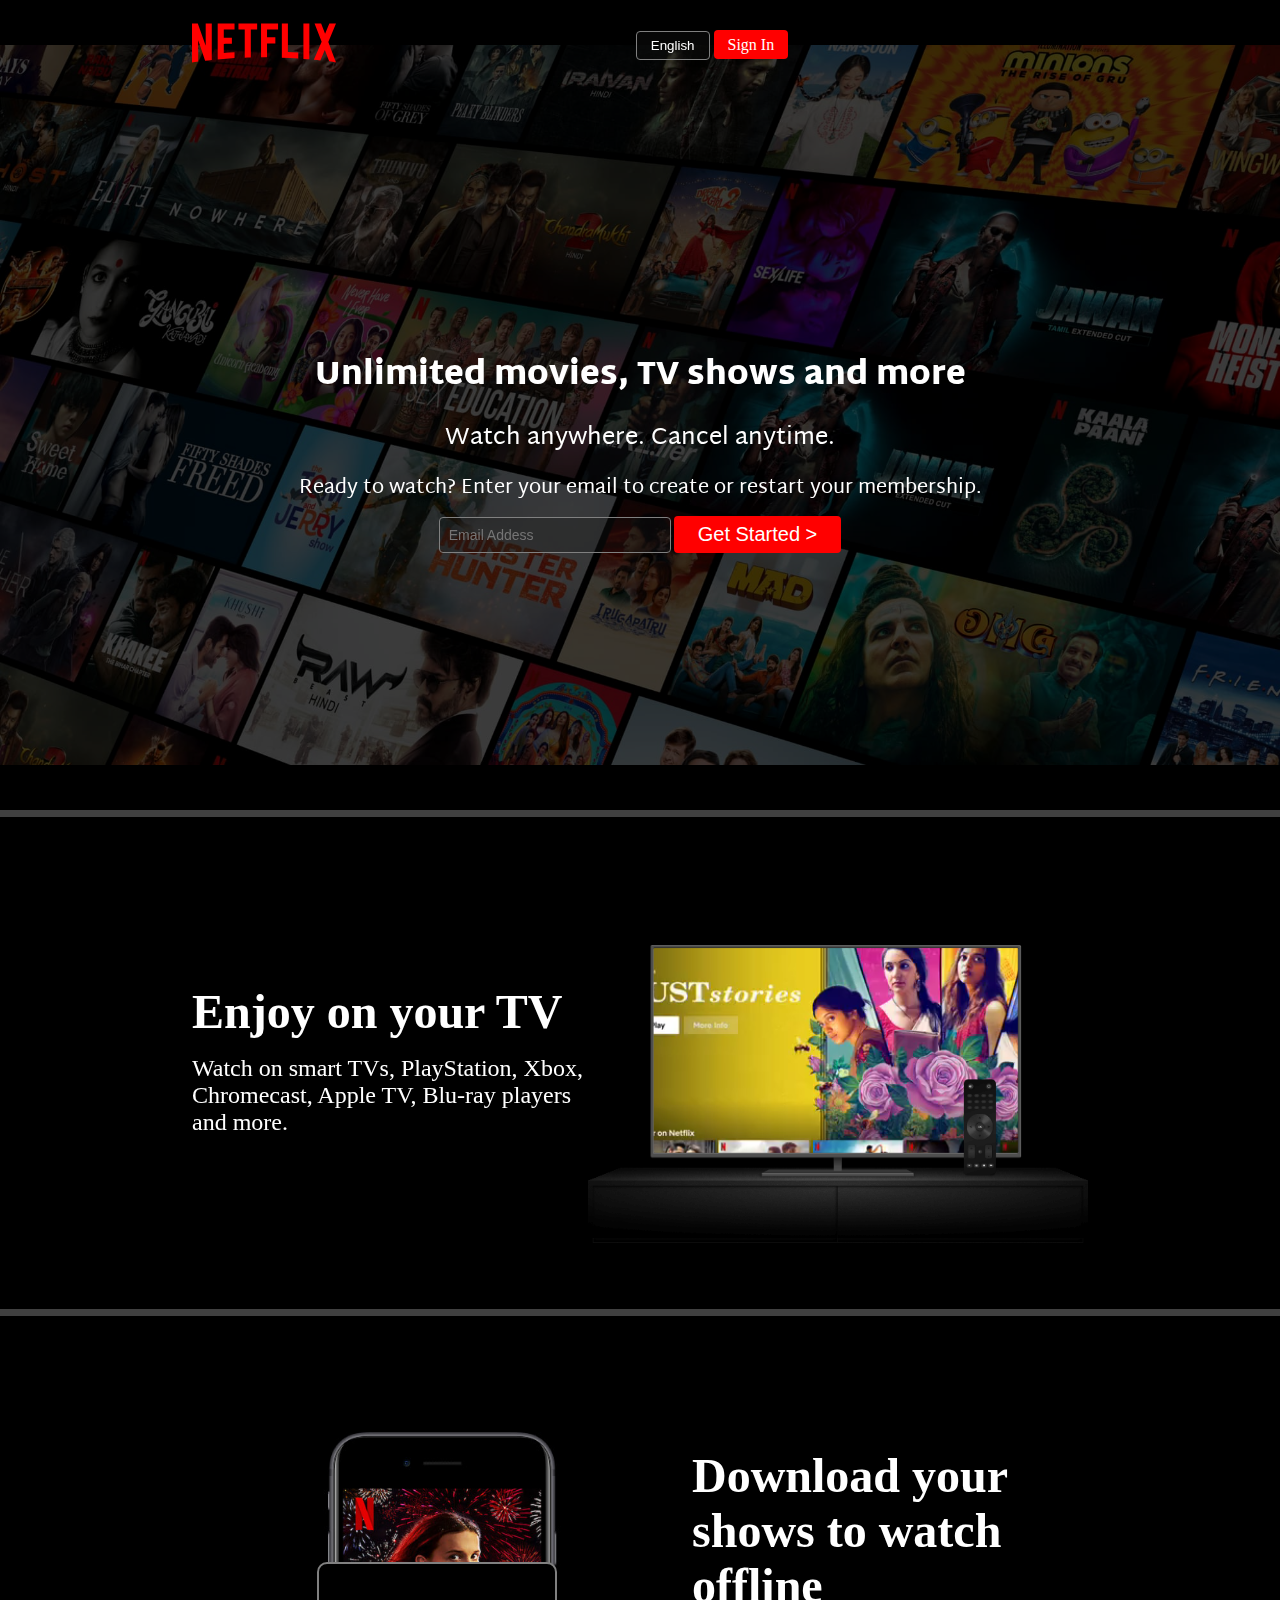
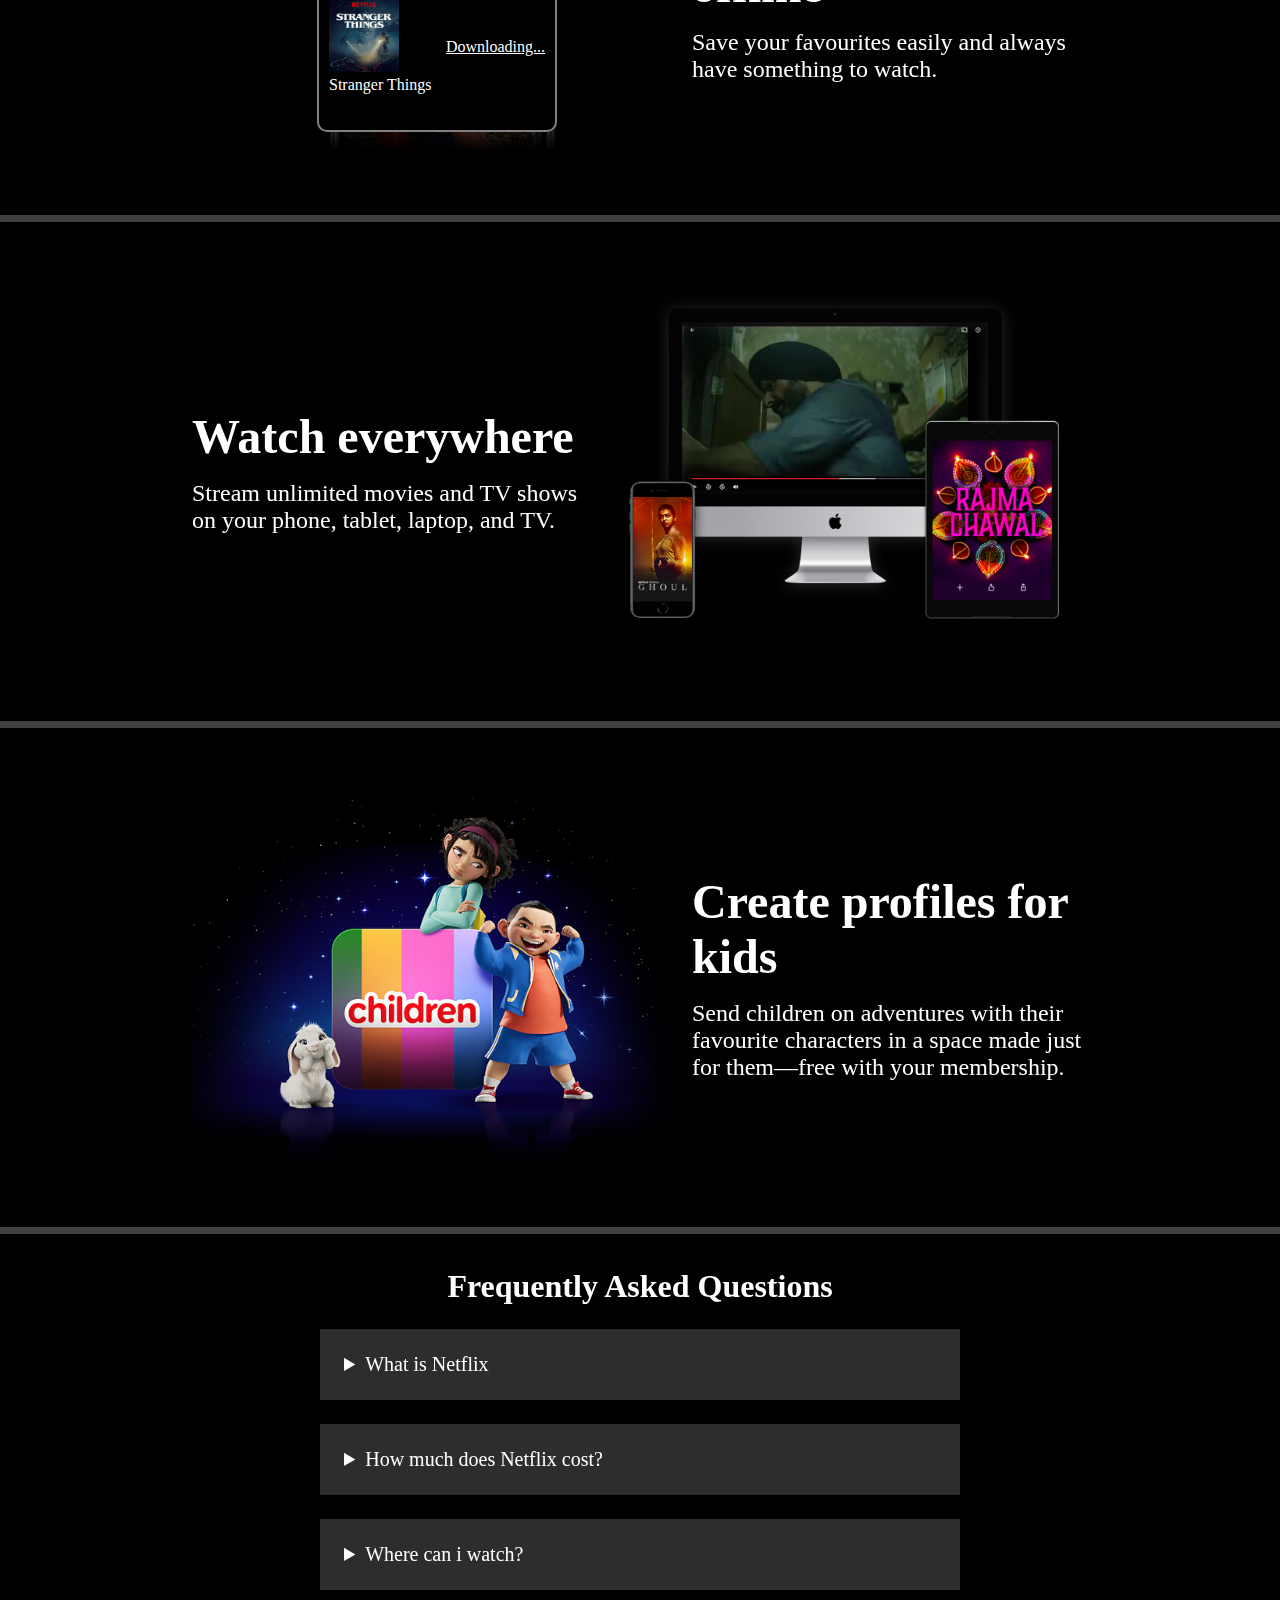
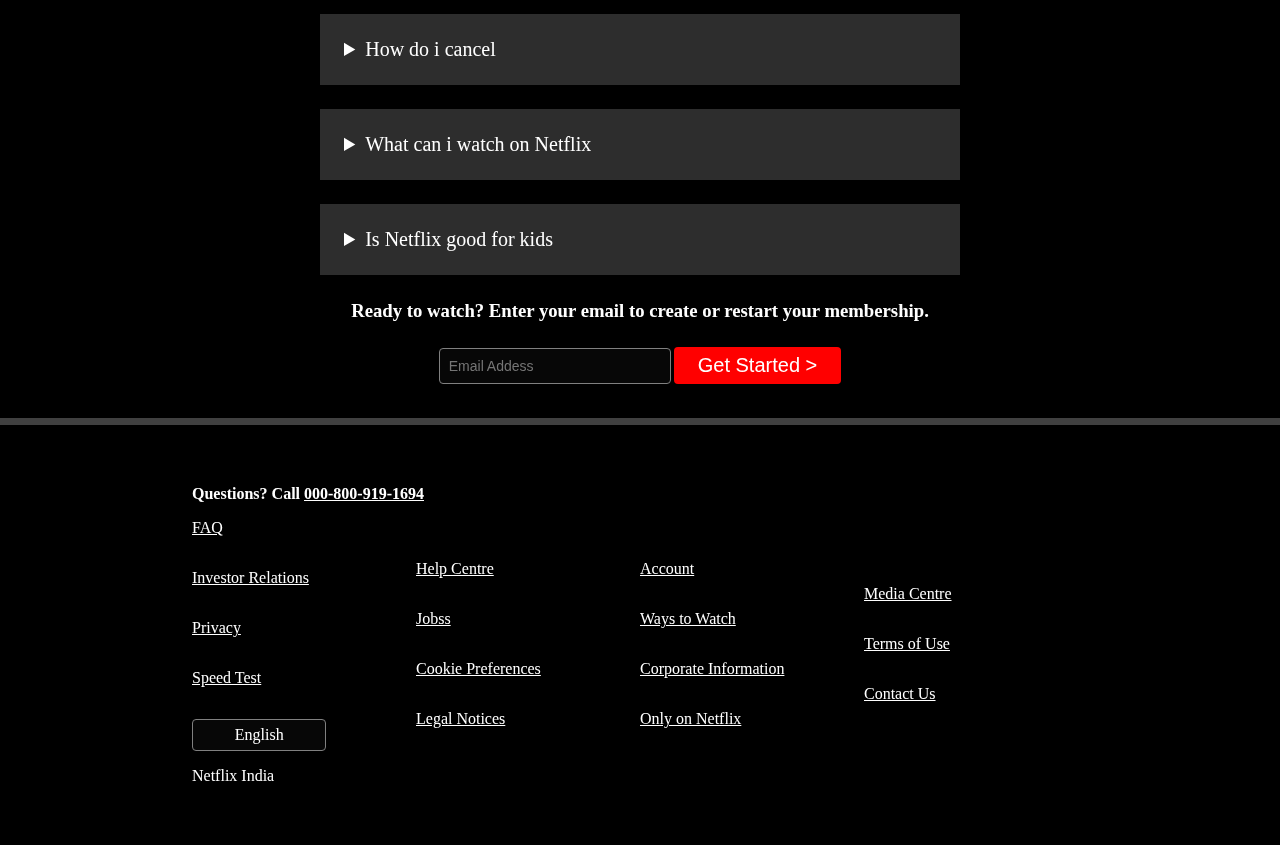
<file: index.html>
<!DOCTYPE html>
<html lang="en">
  <head>
    <meta charset="UTF-8" />
    <meta name="viewport" content="width=device-width, initial-scale=1.0" />
    <title>Netflix India – Watch TV Shows Online, Watch Movies Online</title>
    <link rel="stylesheet" href="style.css" />
  </head>
  <body>
    <div class="main">
      <nav>
        <span><img src="./assest/logo.svg" alt="" /></span>
        <div>
          <button class="btn">English</button>
          <a href="/signup.html" class="btn red-sm">Sign In<a/>
        </div>
      </nav>
      <div class="box"></div>
      <div class="hero">
        <span>Unlimited movies, TV shows and more</span>
        <span> Watch anywhere. Cancel anytime.</span>
        <span
          >Ready to watch? Enter your email to create or restart your
          membership.</span
        >
        <div class="input-box">
          <input type="text" name="" id="" placeholder="Email Addess" />
          <button class="btn red-btn">Get Started &gt;</button>
        </div>
      </div>
      <div class="separation"></div>
    </div>
    <section class="first">
      <div class="sec-container">
        <h2>Enjoy on your TV </h2>
        <p>Watch on smart TVs, PlayStation, Xbox, Chromecast, Apple TV, Blu-ray players and more.</p>
      </div>
      <div class="secimage">
        <img src="./assest/tv.png" alt="" srcset="">
        <video autoplay loop muted src="./assest/video-tv-in-0819.m4v"></video>
      </div>
    </section>
    <div class="separation"></div>
    <section class="first second">
      <div class="secimage">
        <img src="./assest/mobile-0819.jpg" alt="" srcset="">
        <div class="bottom-img">
            <img src="./assest/boxshot.png" alt="" srcset="">
            <span>
                Stranger Things
                <br>
                <a href="">Downloading...</a>
            </span>
        </div>
      </div>
      <div class="sec-container">
        <h2>Download your shows to watch offline </h2>
        <p>Save your favourites easily and always have something to watch.</p>
      </div>
    </section>
    <div class="separation"></div>
    <section class="first third">
      <div class="sec-container">
        <h2>Watch everywhere</h2>
        <p>Stream unlimited movies and TV shows on your phone, tablet, laptop, and TV.</p>
      </div>
      <div class="secimage">
        <img src="./assest/device-pile-in.png" alt="" srcset="">
        <video autoplay loop muted src="./assest/video-devices-in.m4v"></video>
      </div>
    </section>
    <div class="separation"></div>
    <section class="first fourth">
      <div class="secimage">
        <img src="./assest/children.png" alt="" srcset="">
       
      </div>
      <div class="sec-container">
        <h2>Create profiles for kids</h2>
        <p>Send children on adventures with their favourite characters in a space made just for them—free with your membership.</p>
      </div>
    </section>
    <div class="separation"></div>
    <section class="faq">
        <h1>Frequently Asked Questions</h1>
        <div class="faq-box">
            <details>
                <summary>What is Netflix</summary>
                Netflix is a streaming service that offers a wide variety of award-winning TV shows, movies, anime, documentaries and more – on thousands of internet-connected devices.

                You can watch as much as you want, whenever you want, without a single ad – all for one low monthly price. There's always something new to discover, and new TV shows and movies are added every week!
              </details>
            <details>
                <summary>How much does Netflix cost?</summary>
                Watch Netflix on your smartphone, tablet, Smart TV, laptop, or streaming device, all for one fixed monthly fee. Plans range from ₹ 149 to ₹ 649 a month. No extra costs, no contracts.
              </details>
            <details>
                <summary>Where can i watch?</summary>
                Watch anywhere, anytime. Sign in with your Netflix account to watch instantly on the web at netflix.com from your personal computer or on any internet-connected device that offers the Netflix app, including smart TVs, smartphones, tablets, streaming media players and game consoles.

You can also download your favourite shows with the iOS, Android, or Windows 10 app. Use downloads to watch while you're on the go and without an internet connection. Take Netflix with you anywhere.
              </details>
            <details>
                <summary>How do i cancel</summary>
                Netflix is flexible. There are no annoying contracts and no commitments. You can easily cancel your account online in two clicks. There are no cancellation fees – start or stop your account anytime.
              </details>
            <details>
                <summary>What can i watch on Netflix</summary>
                Netflix has an extensive library of feature films, documentaries, TV shows, anime, award-winning Netflix originals, and more. Watch as much as you want, anytime you want.
            </details>
            <details>
                <summary>Is Netflix good for kids</summary>
                The Netflix Kids experience is included in your membership to give parents control while kids enjoy family-friendly TV shows and films in their own space.

                Kids profiles come with PIN-protected parental controls that let you restrict the maturity rating of content kids can watch and block specific titles you don’t want kids to see.
              </details>
              <h3>Ready to watch? Enter your email to create or restart your membership.</h3>
              <div class="input-box">
                <input type="text" name="" id="" placeholder="Email Addess" />
                <button class="btn red-btn">Get Started &gt;</button>
              </div>
        </div>
    </section>
    <div class="separation"></div>
    <footer>
        <h4>Questions? Call <a href="">000-800-919-1694</a></h4>
        <div class="footer">
        <div class="footer-item">
            <a href="">FAQ</a>
            <a href="">Investor Relations</a>
            <a href="">Privacy</a>
            <a href="">Speed Test</a>
            <a class="arrow" href="">English</a>
            <span>Netflix India</span>
        </div>
        <div class="footer-item">
            <a href=""> Help Centre</a>
            <a href="">Jobss</a>
            <a href="">Cookie Preferences</a>
            <a href="">Legal Notices</a>
        </div>
        <div class="footer-item">
            <a href="">Account</a>
            <a href="">Ways to Watch</a>
            <a href="">Corporate Information</a>
            <a href="">Only on Netflix</a>
        </div>
        <div class="footer-item">
            <a href="">Media Centre</a>
            <a href="">Terms of Use</a>
            <a href="">Contact Us</a>
           
        </div>
    </div>
    </footer>
  </body>
</html>
</file>
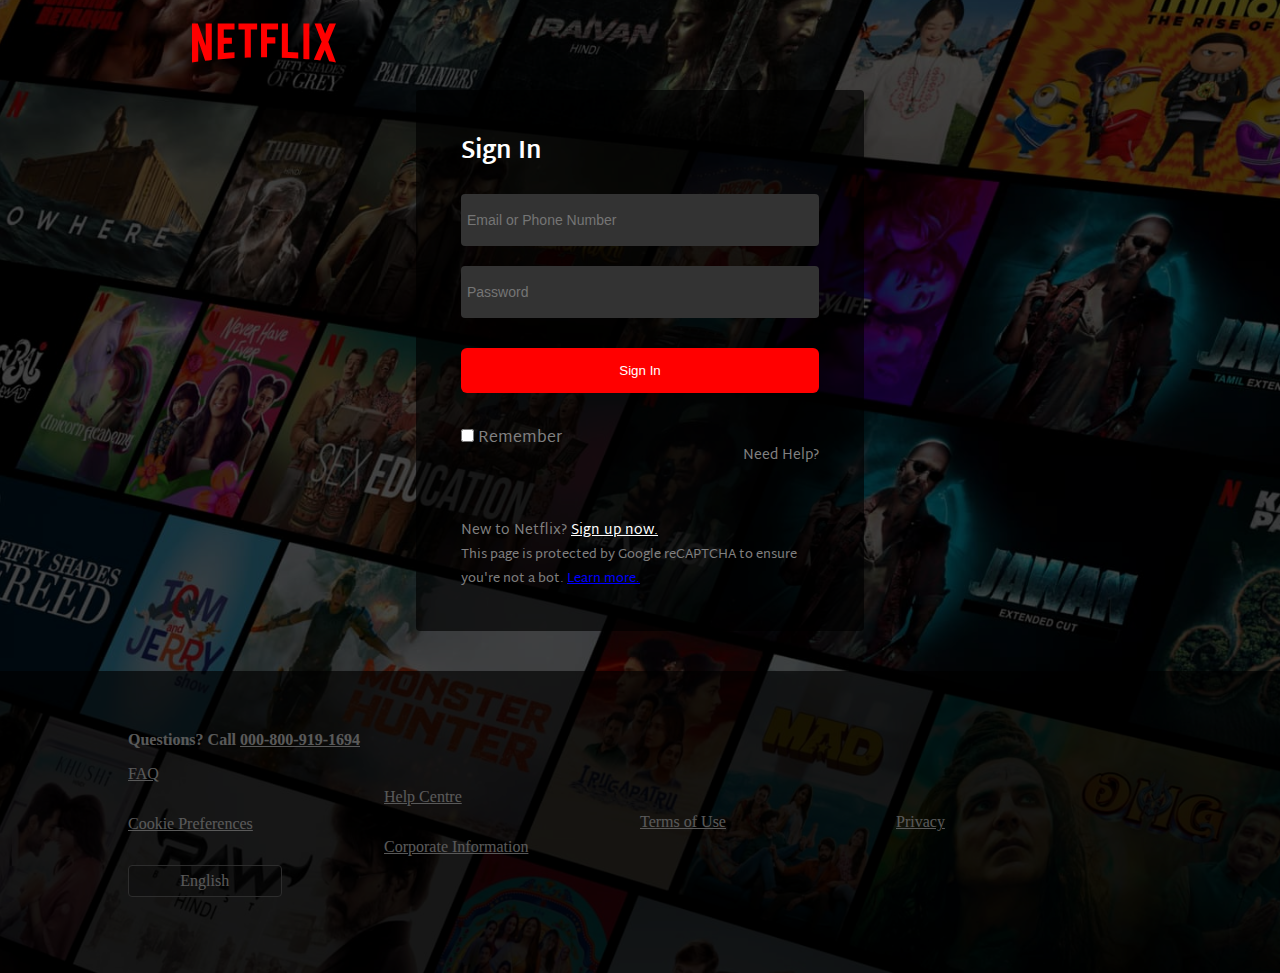
<file: signup.html>
<!DOCTYPE html>
<html lang="en">
<head>
    <meta charset="UTF-8">
    <meta name="viewport" content="width=device-width, initial-scale=1.0">
    <title>Document</title>
    <link rel="stylesheet" href="style.css">
</head>
<body>
    <div class="main signup">
        <nav>
          <span><img src="./assest/logo.svg" alt="" /></span>
        </nav>
        <div class="box signup-box"></div>
        <div class="hero">
       <form action="">
        <h2>Sign In</h2>
        <input type="text" name="" id="" placeholder="Email or Phone Number">
        <input type="password" name="" id="" placeholder="Password">
        <button class="sign-in-button">Sign In</button>
        <div class="remember">
            <div>
                <input type="checkbox" name="" id="">
                Remember 
            </div>
            <span>Need Help?</span>
        </div>
       <span>New to Netflix? <a href="">Sign up now.</a></span>
       <p>This page is protected by Google reCAPTCHA to ensure you're not a bot. <a href="">Learn more.</a></p>
       </form>
    </div>
    <footer class="sign-in-footer">
       
        <div class="footer foot-signin">
        <div class="footer-item">
            <h4>Questions? Call <a href="">000-800-919-1694</a></h4>
            <a href="">FAQ</a>
            <a href="">Cookie Preferences</a>
            <a class="arrow" href="">English</a>
            
        </div>
        <div class="footer-item">
            <a href=""> Help Centre</a>
            <a href="">Corporate Information</a>
        </div>
        <div class="footer-item">
           
            <a href="">Terms of Use</a>
            
            
        </div>
        <div class="footer-item">
    
            <a href="">Privacy</a>
            
           
        </div>
    </div>
    </footer>
</body>
</html>
</file>
<file: style.css>
@import url('https://fonts.googleapis.com/css2?family=Inter:wght@200;300;400;500;600&family=Martel+Sans:wght@200;300;400;600;700;900&display=swap');
*{
    padding: 0;
    margin: 0;
    box-sizing: border-box;
}
body{
    background-color: black;
}
.main{
    background-image: url(./assest/background.jpg);
    height: 90vh;
    position: relative;
    background-position: center center;
    background-repeat: no-repeat;
   background-size: max(1200px, 100vw);
}
.main .box{
    height: 90vh;
    width: 100%;
    opacity: 0.69;
    background-color: black;
    position: absolute;
    top: 0;
}
nav{
    max-width: 70vw;
    margin: auto;
    display: flex;
    justify-content: space-between;
    align-items: center;
    height: 90px;
    
}
nav img{
    color: red;
    width: 9rem;
    position: relative;
    z-index: 10;
    height: 2.5rem;
}
nav button{
    position: relative;
    z-index: 10;
}
.hero{
    height: calc(100% - 90px);
    display: flex;
    align-items: center;
    justify-content: center;
    flex-direction: column;
    color: white;
    position: relative;
    font-family: 'Martel Sans', sans-serif;
    text-align: center;
    padding: 0 20px;
    gap: 10px;
}
.hero> span:first-child{
    font-size: 2rem;
    font-weight: 900;
}
.hero> :nth-child(2){
    font-size: 24px;
    font-weight: 400;
}
.hero> :nth-child(3){
    font-size: 20px;
    font-weight: 400;
}
.separation{
    background-color: gray;
    height: 7px;
    opacity: 0.5;
}
.input-box{
    display: flex;
    align-items: center;
    justify-content: center;
    flex-wrap: wrap;
    gap: 3px;
}
.btn{
    border: 1px solid gray;
    padding: 6px 14px;
    background-color: rgba(23, 23, 23, 0.3);
    color: white;
    border-radius: 4px;
    cursor: pointer;
    font-weight: 400;
}
.red-sm{
    background-color: red;
    color: white;
    padding: 6px 14px;
    border-radius: 4px;
    border: none;
   position: relative;
   z-index: 9;
   text-decoration: none;
}

.red-btn{
    background-color: red;
    color: white;
    font-size: 20px;
    border-radius: 4px;
    padding: 7px 24px;
    border: none;
    font-weight: 500;
}
 input{
    padding: 9px 40px 9px 9px;
    font-size: 14px;
    background-color: rgba(23, 23, 23, 0.3);
    border: 1px solid gray;
    border-radius: 4px;
    color: white;
}
.first{
    display: flex;
    align-items: center;
    justify-content: center;
    max-width: 70vw;
    margin: auto;
    color: white;
    padding: 60px 0;
}

.secimage{
    position: relative;
    
}
.secimage img{
    width: 100%;
    position: relative;
    z-index: 10;
    overflow: hidden;
    width: 500px;
}
.secimage video{
    position: absolute;
   right: 0;
    top: 35px;
    width: 500px;
    z-index: -1;
    
}
.third .secimage video{
    position: absolute;
  left: 16%;
    top: 35px;
    width: 300px ;
    z-index: -1;
    
}
.sec-container h2{
    font-size: 3rem;
    font-weight: 900;
}
.sec-container p{
    font-size: 1.5rem;
    font-weight: 400;
    margin: 1rem 0 0;
}
.second{
    position: relative;
}

    .bottom-img {
        position: absolute;
        background-color: black;
        left: 25%;
        bottom: 6%;
        border: 2px solid gray;
        padding: 20px 10px;
        border-radius: 10px;
        display: flex;
        align-items: center;
        justify-content: space-between;
        z-index: 10;
        width: 15rem;
    }
.bottom-img img{
    height: 4.5rem;
    width: 70px;
}
.faq{
    color: white;
    padding: 34px;
}
.faq h1{
    font-size: 2rem;
    font-weight: 700;
    margin: auto;
    text-align: center;
}
.faq-box details{
    display: flex;
    background-color: rgb(45,45,45);
    padding: 24px;
    max-width: 50vw;
    margin: 24px auto;
    cursor: pointer;
}
.faq-box details summary{
    font-size: 20px;
}
.faq-box details:hover{
    background-color: rgb(81, 81, 81);
}
h3{
    text-align: center;
    margin: 25px auto;
}
footer{
    color: white;
    width: 70vw;
    margin: auto;
    padding: 60px 0;
}
.footer{
    display: grid;
    grid-template-columns: 1fr 1fr 1fr 1fr;
    color: white;
    margin: auto;
}
.footer-item{
    display: flex;
    flex-direction: column;
    justify-content: center;
}
 a{
    color: white;
    margin: 1rem 0;
}
.arrow{
    border: 1px solid gray;
    padding: 6px 8px;
    background-color: rgba(23, 23, 23, 0.3);
    color: white;
    border-radius: 4px;
    cursor: pointer;
    font-weight: 400;
    text-decoration: none;
    width: 60%;
    text-align: center;
}
.signup{
    height: auto;
    background-size: max(1800px, 100vw);
}
.signup .signup-box{
    height: 100%;
    opacity: 0.65;
}
form{
    width: 35vw;
    display: flex;
    flex-direction: column;
    justify-content: center;
    background-color: rgba(0, 0, 0, 0.65);
    padding: 40px 45px;
    border-radius: 4px;
}
form h2{
    text-align: left;
    font-weight: 700;
}
form input{
    padding: 18px 6px;
    margin-top: 20px;
    background-color: #333;
    border: none;
}
.sign-in-button{
    background-color: red;
    color: white;
    border: none;
    border-radius: 6px;
    padding: 15px;
    margin-top: 30px;
    cursor: pointer;
}
.remember{
    display: flex;
    justify-content: space-between;
    align-items: center;
    color: gray;
}
form span{
    font-size: 14px;
    text-align: left;
    color: gray;
    margin-top: 50px;
}

form span a{
    color: white;
}
form p a{
    color: blue;
}
form p{
    font-size: 13px;
    text-align: left;
    color: gray;
}
.sign-in-footer{
    background-color: rgba(0, 0, 0, 0.65);
    width: 100%;
    margin-top: 40px;
}
.sign-in-footer .foot-signin{
    width: 80vw;
    margin: auto;
}
@media screen  and (max-width: 768px){
    nav{
        max-width: 90vw;
    }
    .first{
        flex-wrap: wrap;
    }
    .footer{
        display: grid;
        grid-template-columns: 1fr 1fr;
    }
    .secimage img{
        width: 80vw;
    }
    .secimage video{
        width: 80vw;
        
    }
    .third .secimage video{
        width: 50vw;
       
        
    }
}
</file>
